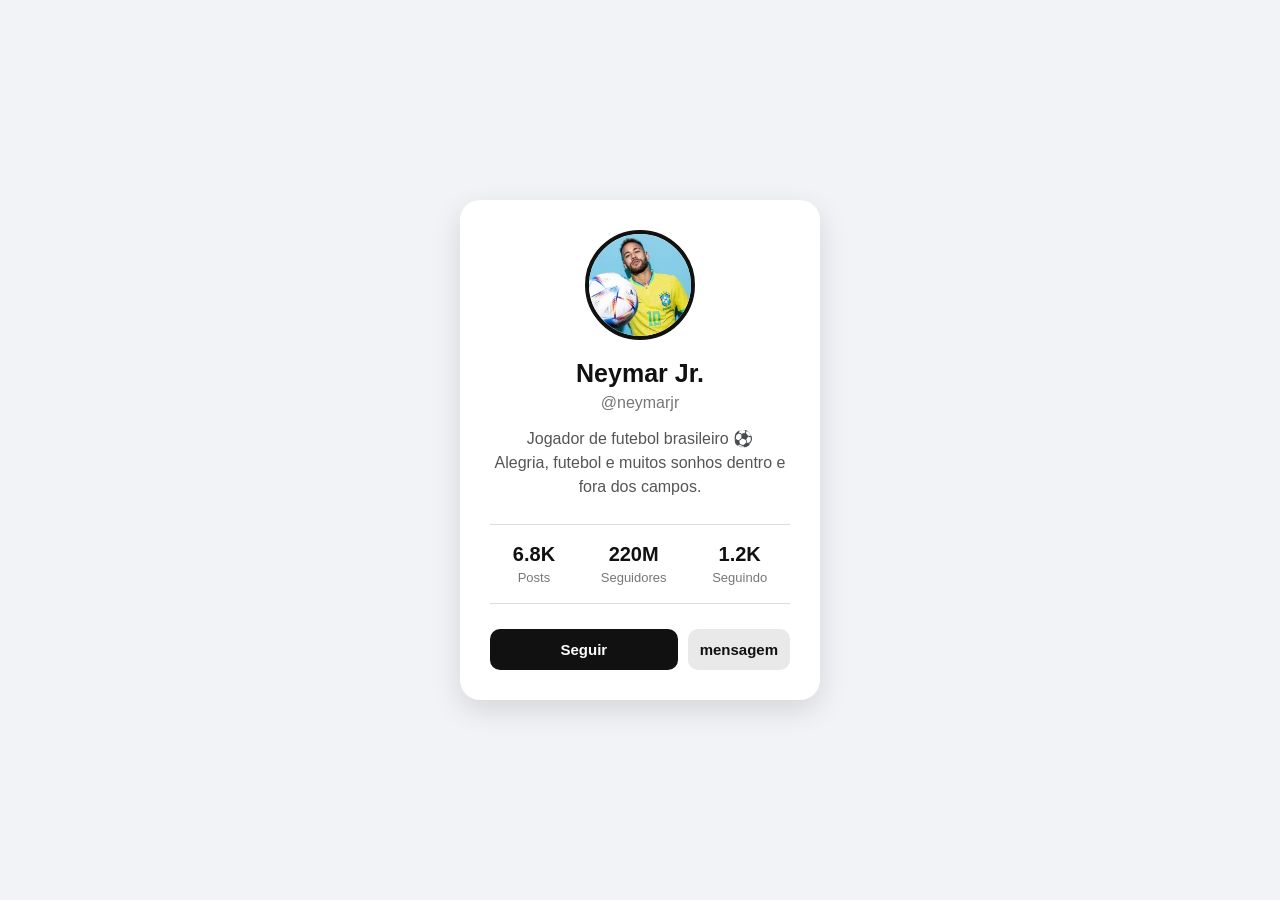
<file: index.html>
<!DOCTYPE html>
<html lang="en">
<head>
    <meta charset="UTF-8">
    <meta name="viewport" content="width=s, initial-scale=1.0">
    <title>Perfil Neymar</title>
    <link rel="stylesheet" href="style.css">
    <link rel="stylesheet" href="mensagem.html">
</head>
<body>
       <div class="perfil">

        <img 
            class="foto" src="ney.webp" de Neymar Jr.>

        <h1>Neymar Jr.</h1>

        <p class="usuario">@neymarjr</p>

        <p class="descricao">
            Jogador de futebol brasileiro ⚽<br>
            Alegria, futebol e muitos sonhos dentro e fora dos campos.
        </p>

        <div class="estatisticas">

            <div>
                <div class="numero">6.8K</div>
                <div class="texto">Posts</div>
            </div>

            <div>
                <div class="numero">220M</div>
                <div class="texto">Seguidores</div>
            </div>

            <div>
                <div class="numero">1.2K</div>
                <div class="texto">Seguindo</div>
            </div>

        </div>

        <div class="botoes">
            <button class="seguir">Seguir</button>
            <a href="mensagem.html">
            <button class="mensagem">mensagem</button>
            </a>
        </div>

    </div>
    
</body>
</html>
</file>
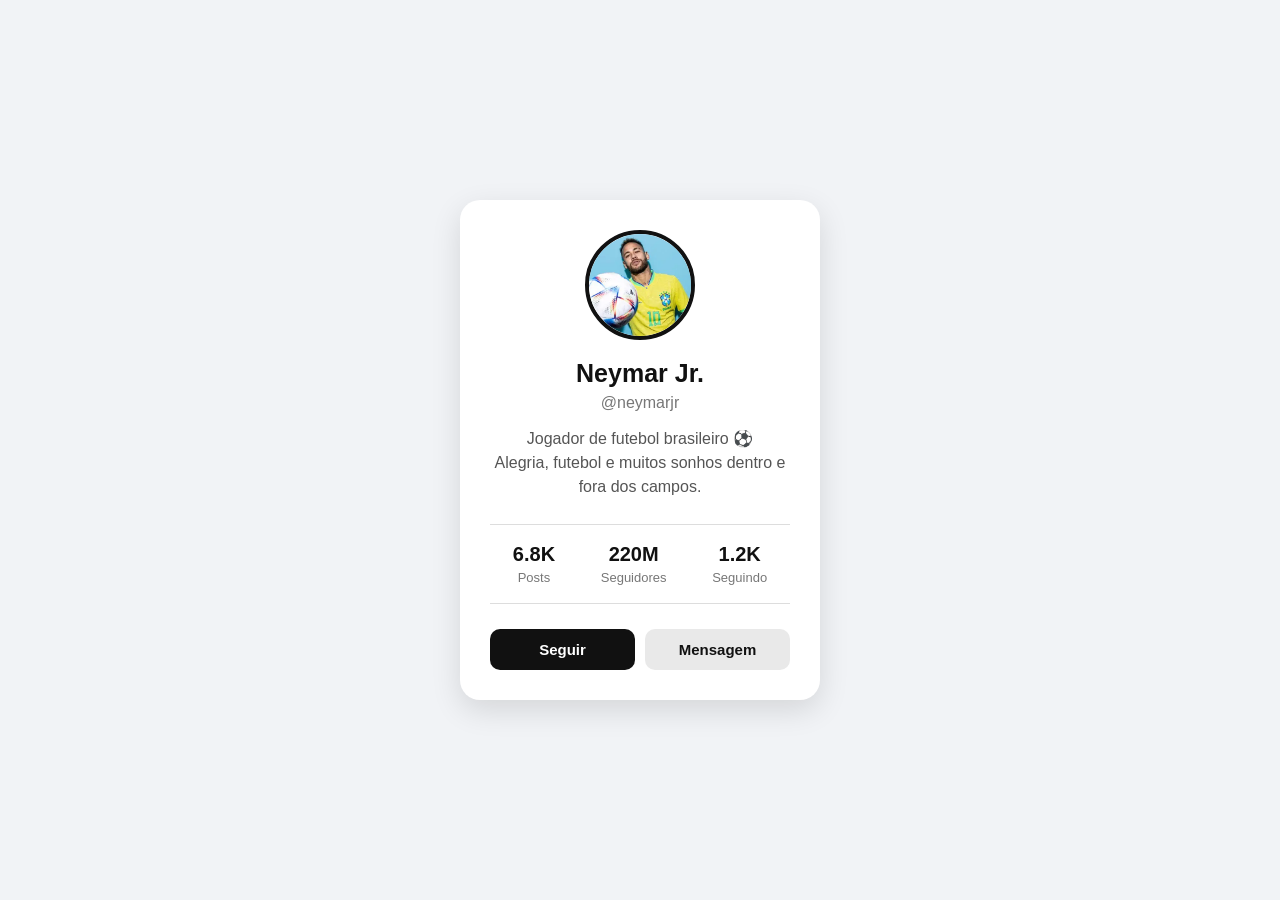
<file: projeto/index.html>
<!DOCTYPE html>
<html lang="en">
<head>
    <meta charset="UTF-8">
    <meta name="viewport" content="width=s, initial-scale=1.0">
    <title>Perfil Neymar</title>
    <link rel="stylesheet" href="css/style.css">
</head>
<body>
       <div class="perfil">

        <img 
            class="foto" src="ney.webp" de Neymar Jr.>

        <h1>Neymar Jr.</h1>

        <p class="usuario">@neymarjr</p>

        <p class="descricao">
            Jogador de futebol brasileiro ⚽<br>
            Alegria, futebol e muitos sonhos dentro e fora dos campos.
        </p>

        <div class="estatisticas">

            <div>
                <div class="numero">6.8K</div>
                <div class="texto">Posts</div>
            </div>

            <div>
                <div class="numero">220M</div>
                <div class="texto">Seguidores</div>
            </div>

            <div>
                <div class="numero">1.2K</div>
                <div class="texto">Seguindo</div>
            </div>

        </div>

        <div class="botoes">
            <button class="seguir">Seguir</button>
            <button class="mensagem">Mensagem</button>
        </div>

    </div>
    
</body>
</html>
</file>
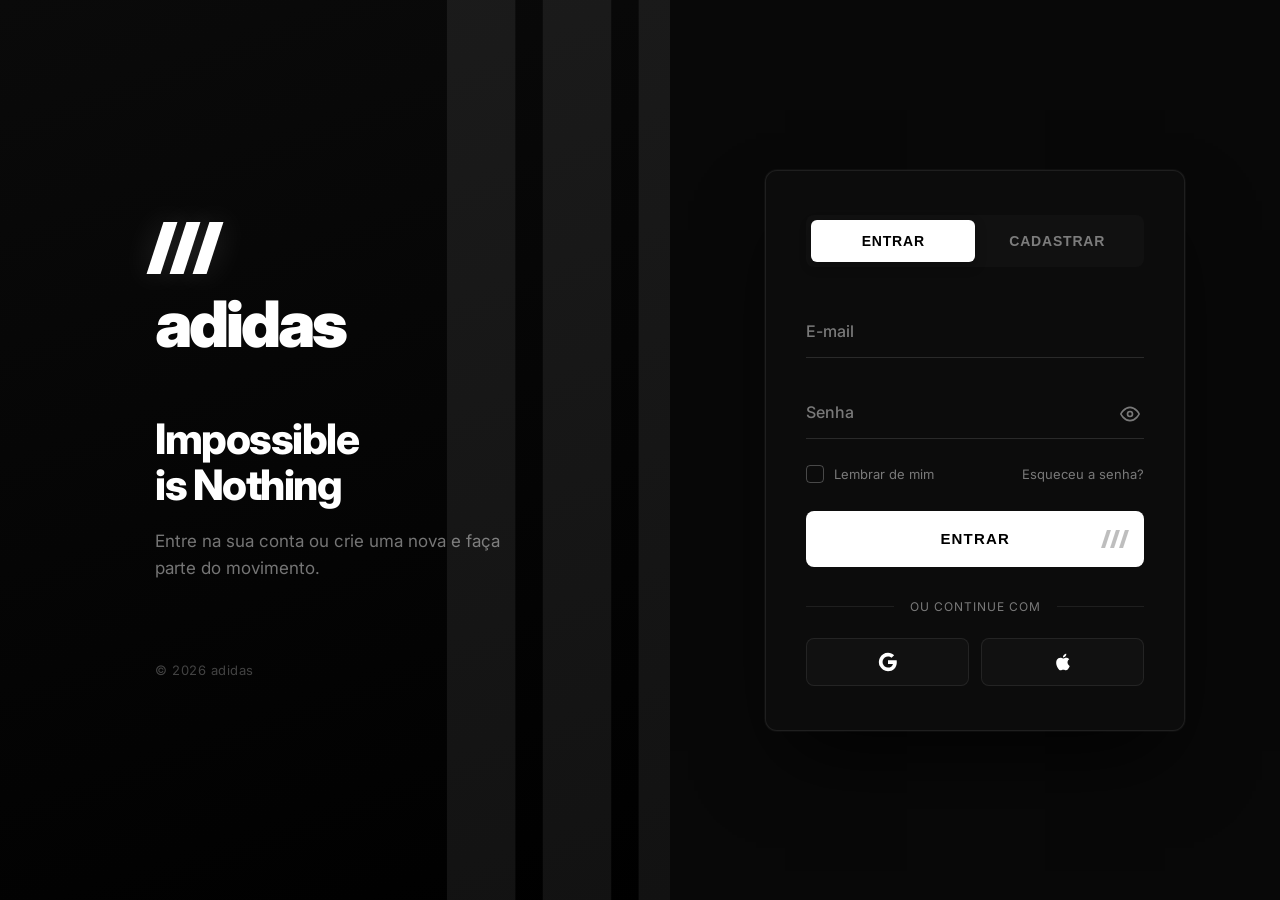
<file: loja.html>
<!DOCTYPE html>
<html lang="pt-BR">
<head>
  <meta charset="UTF-8" />
  <meta name="viewport" content="width=device-width, initial-scale=1.0" />
  <title>adidas | Login</title>
  <link rel="stylesheet" href="css/adidas.css" />
  <link href="https://fonts.googleapis.com/css2?family=Inter:wght@400;500;600;700;800;900&display=swap" rel="stylesheet">
</head>
<body>
  
  <div class="bg">
    <div class="bg-stripes"></div>
    <div class="bg-grid"></div>
    <canvas id="particles"></canvas>
  </div>

  <div class="wrapper">
    
    <div class="brand-side">
      <div class="brand-content">
        <div class="big-logo">
          <div class="logo-stripes">
            <span></span><span></span><span></span>
          </div>
          <h1>adidas</h1>
        </div>
        
        <div class="brand-text">
          <h2>Impossible<br>is Nothing</h2>
          <p>Entre na sua conta ou crie uma nova e faça parte do movimento.</p>
        </div>

        <div class="brand-footer">
          <span>© 2026 adidas</span>
        </div>
      </div>

      <!-- Decorative big stripes -->
      <div class="side-stripes">
        <div class="stripe"></div>
        <div class="stripe"></div>
        <div class="stripe"></div>
      </div>
    </div>

    <!-- RIGHT SIDE - Form -->
    <div class="form-side">
      <div class="form-card">
        <!-- Tabs -->
        <div class="tabs">
          <button class="tab active" data-tab="login">Entrar</button>
          <button class="tab" data-tab="register">Cadastrar</button>
          <div class="tab-glider"></div>
        </div>

        <!-- LOGIN -->
        <form id="loginForm" class="form active">
          <div class="input-group">
            <input type="email" id="loginEmail" required autocomplete="email" placeholder=" " />
            <label>E-mail</label>
            <div class="input-line"></div>
          </div>

          <div class="input-group">
            <input type="password" id="loginPassword" required autocomplete="current-password" placeholder=" " />
            <label>Senha</label>
            <div class="input-line"></div>
            <button type="button" class="eye" data-target="loginPassword">
              <svg class="eye-open" viewBox="0 0 24 24" fill="none" stroke="currentColor" stroke-width="2">
                <path d="M1 12s4-8 11-8 11 8 11 8-4 8-11 8-11-8-11-8z"/><circle cx="12" cy="12" r="3"/>
              </svg>
              <svg class="eye-closed" viewBox="0 0 24 24" fill="none" stroke="currentColor" stroke-width="2" style="display:none">
                <path d="M17.94 17.94A10.07 10.07 0 0 1 12 20c-7 0-11-8-11-8a18.45 18.45 0 0 1 5.06-5.94M9.9 4.24A9.12 9.12 0 0 1 12 4c7 0 11 8 11 8a18.5 18.5 0 0 1-2.16 3.19m-6.72-1.07a3 3 0 1 1-4.24-4.24"/><line x1="1" y1="1" x2="23" y2="23"/>
              </svg>
            </button>
          </div>

          <div class="row">
            <label class="check">
              <input type="checkbox" id="remember">
              <span class="box"></span>
              Lembrar de mim
            </label>
            <a href="#" class="link">Esqueceu a senha?</a>
          </div>

          <button type="submit" class="btn">
            <span class="btn-text">Entrar</span>
            <span class="btn-loader"></span>
            <div class="btn-stripes"><i></i><i></i><i></i></div>
          </button>
        </form>

        <!-- REGISTER -->
        <form id="registerForm" class="form">
          <div class="input-group">
            <input type="text" id="regName" required autocomplete="name" placeholder=" " />
            <label>Nome completo</label>
            <div class="input-line"></div>
          </div>

          <div class="input-group">
            <input type="email" id="regEmail" required autocomplete="email" placeholder=" " />
            <label>E-mail</label>
            <div class="input-line"></div>
          </div>

          <div class="input-group">
            <input type="password" id="regPassword" required autocomplete="new-password" placeholder=" " />
            <label>Senha</label>
            <div class="input-line"></div>
            <button type="button" class="eye" data-target="regPassword">
              <svg class="eye-open" viewBox="0 0 24 24" fill="none" stroke="currentColor" stroke-width="2">
                <path d="M1 12s4-8 11-8 11 8 11 8-4 8-11 8-11-8-11-8z"/><circle cx="12" cy="12" r="3"/>
              </svg>
              <svg class="eye-closed" viewBox="0 0 24 24" fill="none" stroke="currentColor" stroke-width="2" style="display:none">
                <path d="M17.94 17.94A10.07 10.07 0 0 1 12 20c-7 0-11-8-11-8a18.45 18.45 0 0 1 5.06-5.94M9.9 4.24A9.12 9.12 0 0 1 12 4c7 0 11 8 11 8a18.5 18.5 0 0 1-2.16 3.19m-6.72-1.07a3 3 0 1 1-4.24-4.24"/><line x1="1" y1="1" x2="23" y2="23"/>
              </svg>
            </button>
          </div>

          <!-- Strength meter -->
          <div class="strength">
            <div class="strength-bar"><span></span></div>
            <small class="strength-text">Força da senha</small>
          </div>

          <div class="input-group">
            <input type="password" id="regConfirm" required autocomplete="new-password" placeholder=" " />
            <label>Confirmar senha</label>
            <div class="input-line"></div>
            <button type="button" class="eye" data-target="regConfirm">
              <svg class="eye-open" viewBox="0 0 24 24" fill="none" stroke="currentColor" stroke-width="2">
                <path d="M1 12s4-8 11-8 11 8 11 8-4 8-11 8-11-8-11-8z"/><circle cx="12" cy="12" r="3"/>
              </svg>
              <svg class="eye-closed" viewBox="0 0 24 24" fill="none" stroke="currentColor" stroke-width="2" style="display:none">
                <path d="M17.94 17.94A10.07 10.07 0 0 1 12 20c-7 0-11-8-11-8a18.45 18.45 0 0 1 5.06-5.94M9.9 4.24A9.12 9.12 0 0 1 12 4c7 0 11 8 11 8a18.5 18.5 0 0 1-2.16 3.19m-6.72-1.07a3 3 0 1 1-4.24-4.24"/><line x1="1" y1="1" x2="23" y2="23"/>
              </svg>
            </button>
          </div>

          <div class="row">
            <label class="check">
              <input type="checkbox" id="terms" required>
              <span class="box"></span>
              Aceito os <a href="#" class="link">Termos</a>
            </label>
          </div>

          <button type="submit" class="btn">
            <span class="btn-text">Criar conta</span>
            <span class="btn-loader"></span>
            <div class="btn-stripes"><i></i><i></i><i></i></div>
          </button>
        </form>

        <div class="divider">
          <span>ou continue com</span>
        </div>

        <div class="socials">
          <button class="social" type="button">
            <svg viewBox="0 0 24 24" width="20" height="20"><path fill="currentColor" d="M22.56 12.25c0-.78-.07-1.53-.2-2.25H12v4.26h5.92c-.26 1.37-1.04 2.53-2.21 3.31v2.77h3.57c2.08-1.92 3.28-4.74 3.28-8.09z"/><path fill="currentColor" d="M12 23c2.97 0 5.46-.98 7.28-2.66l-3.57-2.77c-.98.66-2.23 1.06-3.71 1.06-2.86 0-5.29-1.93-6.16-4.53H2.18v2.84C3.99 20.53 7.7 23 12 23z"/><path fill="currentColor" d="M5.84 14.09c-.22-.66-.35-1.36-.35-2.09s.13-1.43.35-2.09V7.07H2.18C1.43 8.55 1 10.22 1 12s.43 3.45 1.18 4.93l2.85-2.22.81-.62z"/><path fill="currentColor" d="M12 5.38c1.62 0 3.06.56 4.21 1.64l3.15-3.15C17.45 2.09 14.97 1 12 1 7.7 1 3.99 3.47 2.18 7.07l3.66 2.84c.87-2.6 3.3-4.53 6.16-4.53z"/></svg>
          </button>
          <button class="social" type="button">
            <svg viewBox="0 0 24 24" width="20" height="20"><path fill="currentColor" d="M18.71 19.5c-.83 1.24-1.71 2.45-3.05 2.47-1.34.03-1.77-.79-3.29-.79-1.53 0-2 .76-3.27.82-1.31.05-2.3-1.32-3.14-2.53C4.25 17 2.94 12.45 4.7 9.39c.87-1.52 2.43-2.48 4.12-2.51 1.28-.02 2.5.87 3.29.87.78 0 2.26-1.07 3.8-.91.65.03 2.47.26 3.64 1.98-.09.06-2.17 1.28-2.15 3.81.03 3.02 2.65 4.03 2.68 4.04-.03.07-.42 1.44-1.38 2.83M13 3.5c.73-.83 1.94-1.46 2.94-1.5.13 1.17-.34 2.35-1.04 3.19-.69.85-1.83 1.51-2.95 1.42-.15-1.15.41-2.35 1.05-3.11z"/></svg>
          </button>
        </div>
      </div>
    </div>
  </div>

  <!-- Toast -->
  <div id="toast" class="toast"></div>

  <script src="js/script.js"></script>
</body>
</html>
</file>
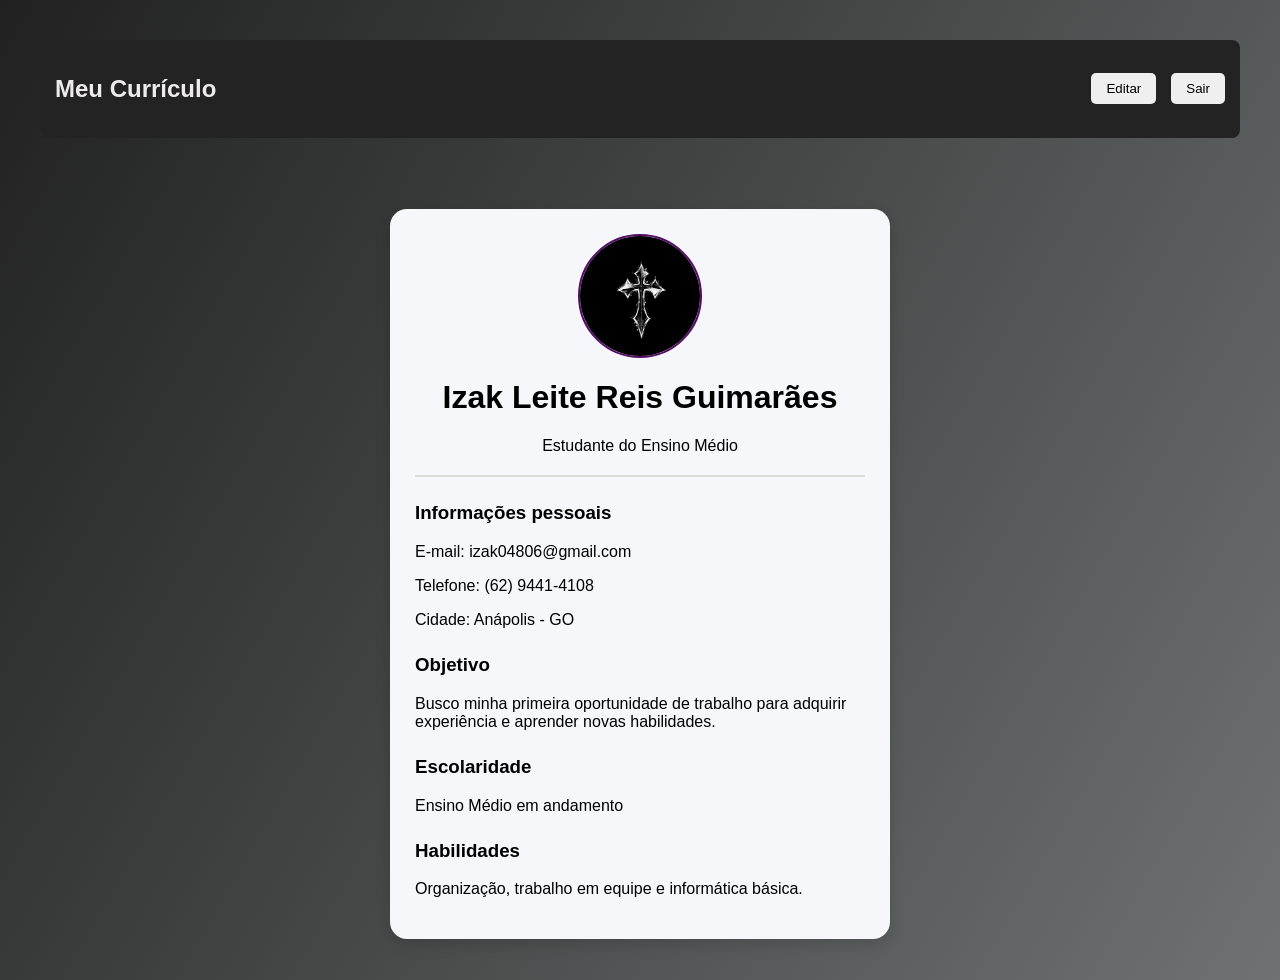
<file: curriculo/curriculo.html>
<!DOCTYPE html>
<html lang="pt-br">
<head>
    <meta charset="UTF-8">
    <meta name="viewport" content="width=device-width, initial-scale=1.0">
    <title>Meu Currículo</title>
    <link rel="stylesheet" href="css/curriculo.css">
    <script src="java/script.js" defer></script>
</head>
<body>
<header>
    <h2>Meu Currículo</h2>

    <button id="editar" onclick="editar()">Editar</button>
    <button id="sair" onclick="sair()">Sair</button>
</header>

<div class="curriculo">

    <img src="cruz.jpg" alt="Minha foto" class="foto">

    <h1 id="perfilNome" contenteditable="false">
        Izak Leite Reis Guimarães
    </h1>

    <p>Estudante do Ensino Médio</p>

    <hr>

    <h3 id="informacoes">Informações pessoais</h3>
    <p>E-mail: <span id="perfilEmail">izak04806@gmail.com</span></p>
    <p>Telefone: <span id="perfilTelefone">(62) 9441-4108</span></p>
    <p>Cidade: <span id="perfilCidade">Anápolis - GO</span></p>

    <h3 id="objetivo">Objetivo</h3>
    <p contenteditable="false">
        Busco minha primeira oportunidade de trabalho
        para adquirir experiência e aprender novas habilidades.
    </p>

    <h3 id="escolaridade">Escolaridade</h3>
    <p contenteditable="false">Ensino Médio em andamento</p>

    <h3 id="habilidades">Habilidades</h3>
    <p contenteditable="false">
        Organização, trabalho em equipe e informática básica.
    </p>

</div>

<div class="formulario" id="areaFormulario" hidden>

    <h2>Editar Perfil</h2>

    <form id="formPerfil">

        <label for="perfilNomeInput">Nome:</label>
        <input type="text" id="perfilNomeInput" required>

        <label for="perfilTelefoneInput">Telefone:</label>
        <input type="text" id="perfilTelefoneInput" required>

        <label for="perfilEmailInput">E-mail:</label>
        <input type="email" id="perfilEmailInput" required>

        <label for="perfilCidadeInput">Cidade:</label>
        <input type="text" id="perfilCidadeInput" required>

        <button type="submit">Salvar Perfil</button>

        <button type="button" id="cancelar">
            Cancelar
        </button>

    </form>

</div>

</body>
</html>
</file>
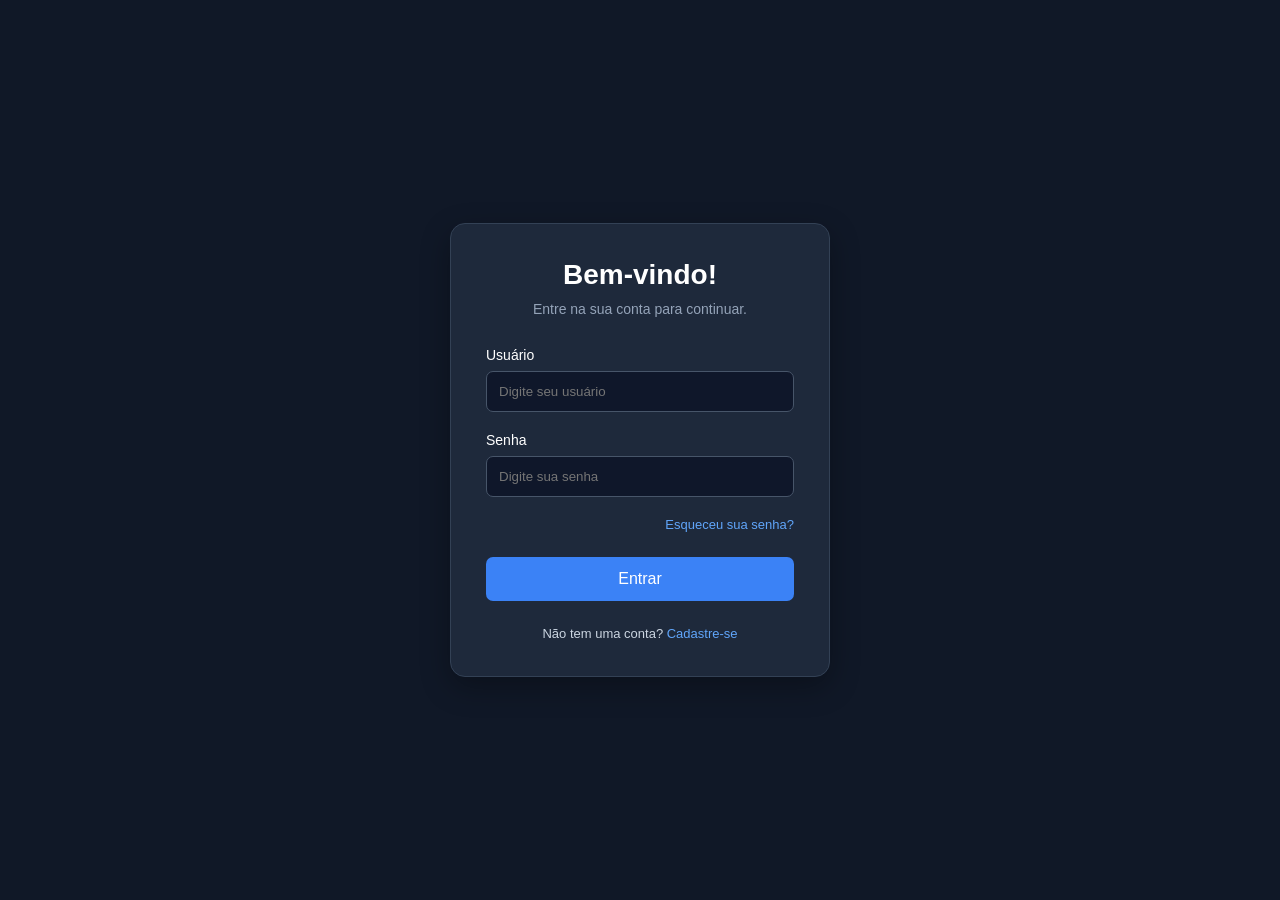
<file: login/login.html>
<!DOCTYPE html>
<html lang="pt-br">
<head>
    <meta charset="UTF-8">
    <meta name="viewport" content="width=device-width, initial-scale=1.0">

    <title>Tela de Login</title>

    <link rel="stylesheet" href="css/login.css">

    <script src="java/java.js" defer></script>
</head>
<body>

    <div class="container">
        <div class="login-box">

            <h1>Bem-vindo!</h1>
            <p class="subtitulo">
                Entre na sua conta para continuar.
            </p>

            <form id="formulario">

                <div class="campo">
                    <label for="usuario">Usuário</label>
                    <input
                        type="text"
                        id="usuario"
                        placeholder="Digite seu usuário"
                        required
                    >
                </div>

                <div class="campo">
                    <label for="senha">Senha</label>
                    <input
                        type="password"
                        id="senha"
                        placeholder="Digite sua senha"
                        required
                    >
                </div>

                <a href="#" class="esqueci-senha">
                    Esqueceu sua senha?
                </a>

                <button type="submit" id="botaoEntrar">
                    Entrar
                </button>

                <p id="mensagem"></p>

            </form>

            <p class="cadastro">
                Não tem uma conta?
                <a href="#">Cadastre-se</a>
            </p>

        </div>
    </div>

</body>
</html>
</file>
<file: style.css>
* {
    margin: 0;
    padding: 0;
    box-sizing: border-box;
    font-family: Arial, sans-serif;
}

body {
    background: #f1f3f6;
    display: flex;
    justify-content: center;
    align-items: center;
    min-height: 100vh;
}

.perfil {
    width: 360px;
    background: white;
    border-radius: 20px;
    padding: 30px;
    text-align: center;
    box-shadow: 0 10px 30px rgba(0, 0, 0, 0.12);
}

.foto {
    width: 110px;
    height: 110px;
    border-radius: 50%;
    object-fit: cover;
    border: 4px solid #111;
    margin-bottom: 15px;
}

h1 {
    font-size: 25px;
    color: #111;
    margin-bottom: 6px;
}

.usuario {
    color: #777;
    margin-bottom: 15px;
}

.descricao {
    color: #555;
    line-height: 1.5;
    margin-bottom: 25px;
}

.estatisticas {
    display: flex;
    justify-content: space-around;
    border-top: 1px solid #ddd;
    border-bottom: 1px solid #ddd;
    padding: 18px 0;
    margin-bottom: 25px;
}

.numero {
    font-size: 20px;
    font-weight: bold;
    color: #111;
}

.texto {
    font-size: 13px;
    color: #777;
    margin-top: 4px;
}

.botoes {
    display: flex;
    gap: 10px;
}

button {
    flex: 1;
    padding: 12px;
    border: none;
    border-radius: 10px;
    font-size: 15px;
    font-weight: bold;
    cursor: pointer;
}

.seguir {
    background: #111;
    color: white;
}

.mensagem {
    background: #e9e9e9;
    color: #111;
}

button:hover {
    opacity: 0.8;
}
</file>
<file: projeto/css/style.css>
* {
    margin: 0;
    padding: 0;
    box-sizing: border-box;
    font-family: Arial, sans-serif;
}

body {
    background: #f1f3f6;
    display: flex;
    justify-content: center;
    align-items: center;
    min-height: 100vh;
}

.perfil {
    width: 360px;
    background: white;
    border-radius: 20px;
    padding: 30px;
    text-align: center;
    box-shadow: 0 10px 30px rgba(0, 0, 0, 0.12);
}

.foto {
    width: 110px;
    height: 110px;
    border-radius: 50%;
    object-fit: cover;
    border: 4px solid #111;
    margin-bottom: 15px;
}

h1 {
    font-size: 25px;
    color: #111;
    margin-bottom: 6px;
}

.usuario {
    color: #777;
    margin-bottom: 15px;
}

.descricao {
    color: #555;
    line-height: 1.5;
    margin-bottom: 25px;
}

.estatisticas {
    display: flex;
    justify-content: space-around;
    border-top: 1px solid #ddd;
    border-bottom: 1px solid #ddd;
    padding: 18px 0;
    margin-bottom: 25px;
}

.numero {
    font-size: 20px;
    font-weight: bold;
    color: #111;
}

.texto {
    font-size: 13px;
    color: #777;
    margin-top: 4px;
}

.botoes {
    display: flex;
    gap: 10px;
}

button {
    flex: 1;
    padding: 12px;
    border: none;
    border-radius: 10px;
    font-size: 15px;
    font-weight: bold;
    cursor: pointer;
}

.seguir {
    background: #111;
    color: white;
}

.mensagem {
    background: #e9e9e9;
    color: #111;
}

button:hover {
    opacity: 0.8;
}
</file>
<file: css/adidas.css>
* {
    margin: 0;
    padding: 0;
    box-sizing: border-box;
  }
  
  :root {
    --bg: #050505;
    --card: #0c0c0c;
    --border: rgba(255,255,255,0.08);
    --text: #ffffff;
    --muted: rgba(255,255,255,0.45);
    --white: #ffffff;
    --accent: #ffffff;
  }
  
  body {
    font-family: 'Inter', system-ui, sans-serif;
    background: var(--bg);
    color: var(--text);
    min-height: 100vh;
    overflow-x: hidden;
  }
  
  /* ========== BACKGROUND ========== */
  .bg {
    position: fixed;
    inset: 0;
    z-index: 0;
    pointer-events: none;
  }
  
  .bg-stripes {
    position: absolute;
    inset: 0;
    background: repeating-linear-gradient(
      -55deg,
      transparent,
      transparent 80px,
      rgba(255,255,255,0.015) 80px,
      rgba(255,255,255,0.015) 81px
    );
    animation: stripeMove 40s linear infinite;
  }
  
  @keyframes stripeMove {
    from { background-position: 0 0; }
    to { background-position: 200px 200px; }
  }
  
  .bg-grid {
    position: absolute;
    inset: 0;
    background-image: 
      linear-gradient(rgba(255,255,255,0.02) 1px, transparent 1px),
      linear-gradient(90deg, rgba(255,255,255,0.02) 1px, transparent 1px);
    background-size: 60px 60px;
    mask-image: radial-gradient(ellipse at center, black 20%, transparent 70%);
  }
  
  #particles {
    position: absolute;
    inset: 0;
    width: 100%;
    height: 100%;
  }
  
  /* ========== LAYOUT ========== */
  .wrapper {
    position: relative;
    z-index: 1;
    display: grid;
    grid-template-columns: 1.1fr 1fr;
    min-height: 100vh;
  }
  
  /* LEFT - BRAND */
  .brand-side {
    position: relative;
    display: flex;
    align-items: center;
    justify-content: center;
    padding: 60px;
    overflow: hidden;
    background: linear-gradient(160deg, #0a0a0a 0%, #000 100%);
  }
  
  .brand-content {
    position: relative;
    z-index: 2;
    max-width: 480px;
  }
  
  .big-logo {
    margin-bottom: 60px;
  }
  
  .logo-stripes {
    display: flex;
    gap: 9px;
    margin-bottom: 18px;
  }
  
  .logo-stripes span {
    width: 14px;
    height: 52px;
    background: #fff;
    transform: skewX(-18deg);
    box-shadow: 0 0 30px rgba(255,255,255,0.15);
  }
  
  .big-logo h1 {
    font-size: 64px;
    font-weight: 900;
    letter-spacing: -3px;
    line-height: 1;
    text-transform: lowercase;
  }
  
  .brand-text h2 {
    font-size: 42px;
    font-weight: 800;
    line-height: 1.1;
    letter-spacing: -1.5px;
    margin-bottom: 20px;
  }
  
  .brand-text p {
    font-size: 17px;
    color: var(--muted);
    line-height: 1.6;
    max-width: 360px;
  }
  
  .brand-footer {
    margin-top: 80px;
    font-size: 13px;
    color: rgba(255,255,255,0.25);
    letter-spacing: 0.5px;
  }
  
  /* Big side stripes */
  .side-stripes {
    position: absolute;
    right: -40px;
    top: 50%;
    transform: translateY(-50%) rotate(-12deg);
    display: flex;
    gap: 28px;
    opacity: 0.07;
    pointer-events: none;
  }
  
  .side-stripes .stripe {
    width: 70px;
    height: 140vh;
    background: #fff;
    transform: skewX(-12deg);
  }
  
  /* RIGHT - FORM */
  .form-side {
    display: flex;
    align-items: center;
    justify-content: center;
    padding: 40px;
    background: #080808;
  }
  
  .form-card {
    width: 100%;
    max-width: 420px;
    background: var(--card);
    border: 1px solid var(--border);
    border-radius: 12px;
    padding: 44px 40px;
    box-shadow: 
      0 0 0 1px rgba(255,255,255,0.03),
      0 40px 80px -20px rgba(0,0,0,0.8);
    animation: cardIn 0.7s cubic-bezier(0.16, 1, 0.3, 1);
  }
  
  @keyframes cardIn {
    from { opacity: 0; transform: translateY(30px) scale(0.97); }
    to { opacity: 1; transform: translateY(0) scale(1); }
  }
  
  /* TABS */
  .tabs {
    display: flex;
    position: relative;
    background: #111;
    border-radius: 8px;
    padding: 5px;
    margin-bottom: 36px;
  }
  
  .tab {
    flex: 1;
    padding: 13px;
    border: none;
    background: transparent;
    color: var(--muted);
    font-size: 14px;
    font-weight: 700;
    text-transform: uppercase;
    letter-spacing: 0.8px;
    cursor: pointer;
    position: relative;
    z-index: 2;
    transition: color 0.3s;
  }
  
  .tab.active {
    color: #000;
  }
  
  .tab-glider {
    position: absolute;
    top: 5px;
    left: 5px;
    width: calc(50% - 5px);
    height: calc(100% - 10px);
    background: #fff;
    border-radius: 6px;
    transition: transform 0.4s cubic-bezier(0.4, 0, 0.2, 1);
    z-index: 1;
    box-shadow: 0 4px 12px rgba(0,0,0,0.3);
  }
  
  .tabs.register .tab-glider {
    transform: translateX(100%);
  }
  
  /* FORMS */
  .form {
    display: none;
  }
  
  .form.active {
    display: block;
    animation: formIn 0.45s ease;
  }
  
  @keyframes formIn {
    from { opacity: 0; transform: translateY(12px); }
    to { opacity: 1; transform: translateY(0); }
  }
  
  .input-group {
    position: relative;
    margin-bottom: 26px;
  }
  
  .input-group input {
    width: 100%;
    padding: 18px 48px 18px 0;
    background: transparent;
    border: none;
    border-bottom: 1.5px solid rgba(255,255,255,0.12);
    color: #fff;
    font-size: 16px;
    font-weight: 500;
    outline: none;
    transition: border-color 0.3s;
  }
  
  .input-group input:focus {
    border-bottom-color: transparent;
  }
  
  .input-group label {
    position: absolute;
    left: 0;
    top: 18px;
    color: var(--muted);
    font-size: 16px;
    font-weight: 500;
    pointer-events: none;
    transition: all 0.25s cubic-bezier(0.4, 0, 0.2, 1);
  }
  
  .input-group input:focus + label,
  .input-group input:not(:placeholder-shown) + label {
    top: -8px;
    font-size: 12px;
    color: rgba(255,255,255,0.7);
    font-weight: 600;
  }
  
  .input-line {
    position: absolute;
    bottom: 0;
    left: 0;
    width: 0;
    height: 2px;
    background: #fff;
    transition: width 0.35s cubic-bezier(0.4, 0, 0.2, 1);
  }
  
  .input-group input:focus \~ .input-line {
    width: 100%;
  }
  
  .eye {
    position: absolute;
    right: 0;
    top: 16px;
    background: none;
    border: none;
    color: var(--muted);
    cursor: pointer;
    padding: 4px;
    transition: color 0.2s;
  }
  
  .eye:hover {
    color: #fff;
  }
  
  .eye svg {
    width: 20px;
    height: 20px;
    display: block;
  }
  
  /* Strength */
  .strength {
    margin: -12px 0 22px;
  }
  
  .strength-bar {
    height: 3px;
    background: #1a1a1a;
    border-radius: 2px;
    overflow: hidden;
    margin-bottom: 6px;
  }
  
  .strength-bar span {
    display: block;
    height: 100%;
    width: 0;
    background: #555;
    transition: all 0.4s ease;
    border-radius: 2px;
  }
  
  .strength-text {
    font-size: 11px;
    color: var(--muted);
    text-transform: uppercase;
    letter-spacing: 0.5px;
  }
  
  /* Row */
  .row {
    display: flex;
    justify-content: space-between;
    align-items: center;
    margin-bottom: 28px;
    font-size: 13px;
  }
  
  .check {
    display: flex;
    align-items: center;
    gap: 10px;
    cursor: pointer;
    color: var(--muted);
    user-select: none;
  }
  
  .check input {
    display: none;
  }
  
  .box {
    width: 18px;
    height: 18px;
    border: 1.5px solid rgba(255,255,255,0.25);
    border-radius: 4px;
    position: relative;
    transition: all 0.2s;
  }
  
  .check input:checked + .box {
    background: #fff;
    border-color: #fff;
  }
  
  .check input:checked + .box::after {
    content: '';
    position: absolute;
    left: 5px;
    top: 1.5px;
    width: 5px;
    height: 9px;
    border: solid #000;
    border-width: 0 2px 2px 0;
    transform: rotate(45deg);
  }
  
  .link {
    color: var(--muted);
    text-decoration: none;
    transition: color 0.2s;
  }
  
  .link:hover {
    color: #fff;
  }
  
  /* BUTTON */
  .btn {
    width: 100%;
    height: 56px;
    background: #fff;
    color: #000;
    border: none;
    border-radius: 8px;
    font-size: 15px;
    font-weight: 800;
    text-transform: uppercase;
    letter-spacing: 1.2px;
    cursor: pointer;
    position: relative;
    overflow: hidden;
    transition: all 0.3s cubic-bezier(0.4, 0, 0.2, 1);
    display: flex;
    align-items: center;
    justify-content: center;
  }
  
  .btn:hover {
    transform: translateY(-3px);
    box-shadow: 0 15px 35px -8px rgba(255,255,255,0.35);
  }
  
  .btn:active {
    transform: translateY(-1px);
  }
  
  .btn-text {
    position: relative;
    z-index: 2;
    transition: opacity 0.2s;
  }
  
  .btn.loading .btn-text {
    opacity: 0;
  }
  
  .btn-loader {
    position: absolute;
    width: 22px;
    height: 22px;
    border: 2.5px solid transparent;
    border-top-color: #000;
    border-radius: 50%;
    opacity: 0;
    animation: spin 0.7s linear infinite;
  }
  
  .btn.loading .btn-loader {
    opacity: 1;
  }
  
  @keyframes spin {
    to { transform: rotate(360deg); }
  }
  
  .btn-stripes {
    position: absolute;
    right: 18px;
    display: flex;
    gap: 5px;
    opacity: 0.25;
    z-index: 1;
  }
  
  .btn-stripes i {
    width: 4px;
    height: 18px;
    background: #000;
    transform: skewX(-18deg);
    display: block;
  }
  
  /* Divider + Socials */
  .divider {
    display: flex;
    align-items: center;
    gap: 16px;
    margin: 32px 0 24px;
    color: var(--muted);
    font-size: 12px;
    text-transform: uppercase;
    letter-spacing: 1px;
  }
  
  .divider::before,
  .divider::after {
    content: '';
    flex: 1;
    height: 1px;
    background: rgba(255,255,255,0.08);
  }
  
  .socials {
    display: flex;
    gap: 12px;
  }
  
  .social {
    flex: 1;
    height: 48px;
    background: #111;
    border: 1px solid rgba(255,255,255,0.08);
    border-radius: 8px;
    color: #fff;
    cursor: pointer;
    display: flex;
    align-items: center;
    justify-content: center;
    transition: all 0.25s;
  }
  
  .social:hover {
    background: #1a1a1a;
    border-color: rgba(255,255,255,0.2);
    transform: translateY(-2px);
  }
  
  /* TOAST */
  .toast {
    position: fixed;
    bottom: 40px;
    left: 50%;
    transform: translateX(-50%) translateY(120px);
    background: #fff;
    color: #000;
    padding: 16px 32px;
    border-radius: 8px;
    font-size: 14px;
    font-weight: 700;
    text-transform: uppercase;
    letter-spacing: 0.8px;
    box-shadow: 0 20px 40px rgba(0,0,0,0.5);
    opacity: 0;
    transition: all 0.5s cubic-bezier(0.16, 1, 0.3, 1);
    z-index: 999;
  }
  
  .toast.show {
    transform: translateX(-50%) translateY(0);
    opacity: 1;
  }
  
  .toast.error {
    background: #ff2d2d;
    color: #fff;
  }
  
  /* RESPONSIVE */
  @media (max-width: 980px) {
    .wrapper {
      grid-template-columns: 1fr;
    }
    
    .brand-side {
      display: none;
    }
    
    .form-side {
      min-height: 100vh;
    }
  }
  
  @media (max-width: 480px) {
    .form-card {
      padding: 32px 24px;
    }
  }
</file>
<file: curriculo/css/curriculo.css>
body {
    margin: 0;
    padding: 40px;
    min-height: 100vh;
    font-family: Arial, sans-serif;
    background: linear-gradient(120deg, #202120, #6e7272);
    display: flex;
    justify-content: center;
    align-items: flex-start;
    gap: 50px;
    flex-wrap: wrap;
}

header {
    background-color: #232324;
    color: #edebeb;
    padding: 15px;
    display: flex;
    align-items: center;
    gap: 15px;
    width: 200%;
    max-width: 1950px;
    border-radius: 8px;
    margin-bottom: 20px;
}

header h2 {
    margin-right: auto;
}

button {
    padding: 8px 15px;
    border: none;
    border-radius: 5px;
    cursor: pointer;
}

.curriculo {
    background-color: #f6f7fa;
    width: 450px;
    max-width: 100%;
    padding: 25px;
    border-radius: 17px;
    box-shadow: 0 5px 15px rgba(0, 0, 0, 0.15);
}

.foto {
    width: 120px;
    height: 120px;
    border-radius: 50%;
    object-fit: cover;
    display: block;
    margin: auto;
    border: 2px solid #570a6a;
}

h1, .curriculo > p:first-of-type {
    text-align: center;
}

h1, h3 {
    color: #000000;
}

h3 {
    margin-top: 25px;
}

hr {
    margin-top: 20px;
    border: 1px solid #dddddd;
}

[contenteditable="true"] {
    background-color: #95951f;
}

.formulario {
    width: 450px;
    max-width: 100%;
    padding: 30px;
    background-color: white;
    border-radius: 17px;
    box-shadow: 0 5px 15px rgba(0, 0, 0, 0.15);
}

.formulario h2 {
    text-align: center;
    margin-top: 15px;
}

.formulario label {
    display: block;
    margin-top: 12px;
    margin-bottom: 6px;
}

.formulario input,
.formulario textarea {
    display: block;
    width: 100%;
    padding: 11px;
    border: 1px solid #cccccc;
    border-radius: 6px;
    font-family: A
}
</file>
<file: login/css/login.css>
* {
    margin: 0;
    padding: 0;
    box-sizing: border-box;
}

body {
    font-family: Arial, sans-serif;
    background: #101827;
    color: white;
}

.container {
    min-height: 100vh;
    display: flex;
    justify-content: center;
    align-items: center;
    padding: 20px;
}

.login-box {
    background: #1e293b;
    width: 100%;
    max-width: 380px;
    padding: 35px;
    border-radius: 15px;
    border: 1px solid #334155;
    box-shadow: 0 10px 30px rgba(0, 0, 0, 0.3);
}

h1 {
    text-align: center;
    font-size: 28px;
    margin-bottom: 10px;
}

.subtitulo {
    text-align: center;
    color: #94a3b8;
    font-size: 14px;
    margin-bottom: 30px;
}

.campo {
    display: flex;
    flex-direction: column;
    margin-bottom: 20px;
}

.campo label {
    margin-bottom: 8px;
    font-size: 14px;
}

.campo input {
    padding: 12px;
    border: 1px solid #475569;
    border-radius: 7px;
    background: #0f172a;
    color: white;
    outline: none;
}

.campo input:focus {
    border-color: #3b82f6;
}

a {
    color: #60a5fa;
    text-decoration: none;
}

a:hover {
    text-decoration: underline;
}

.esqueci-senha {
    display: block;
    text-align: right;
    font-size: 13px;
    margin-bottom: 25px;
}


button {
    width: 100%;
    padding: 13px;
    border: none;
    border-radius: 7px;
    background: #3b82f6;
    color: white;
    font-size: 16px;
    cursor: pointer;
    transition: 0.3s;
}

button:hover {
    background: #2563eb;
}


.cadastro {
    text-align: center;
    font-size: 13px;
    color: #cbd5e1;
    margin-top: 25px;
}


@media (max-width: 400px) {
    .login-box {
        padding: 25px;
    }
}
</file>
